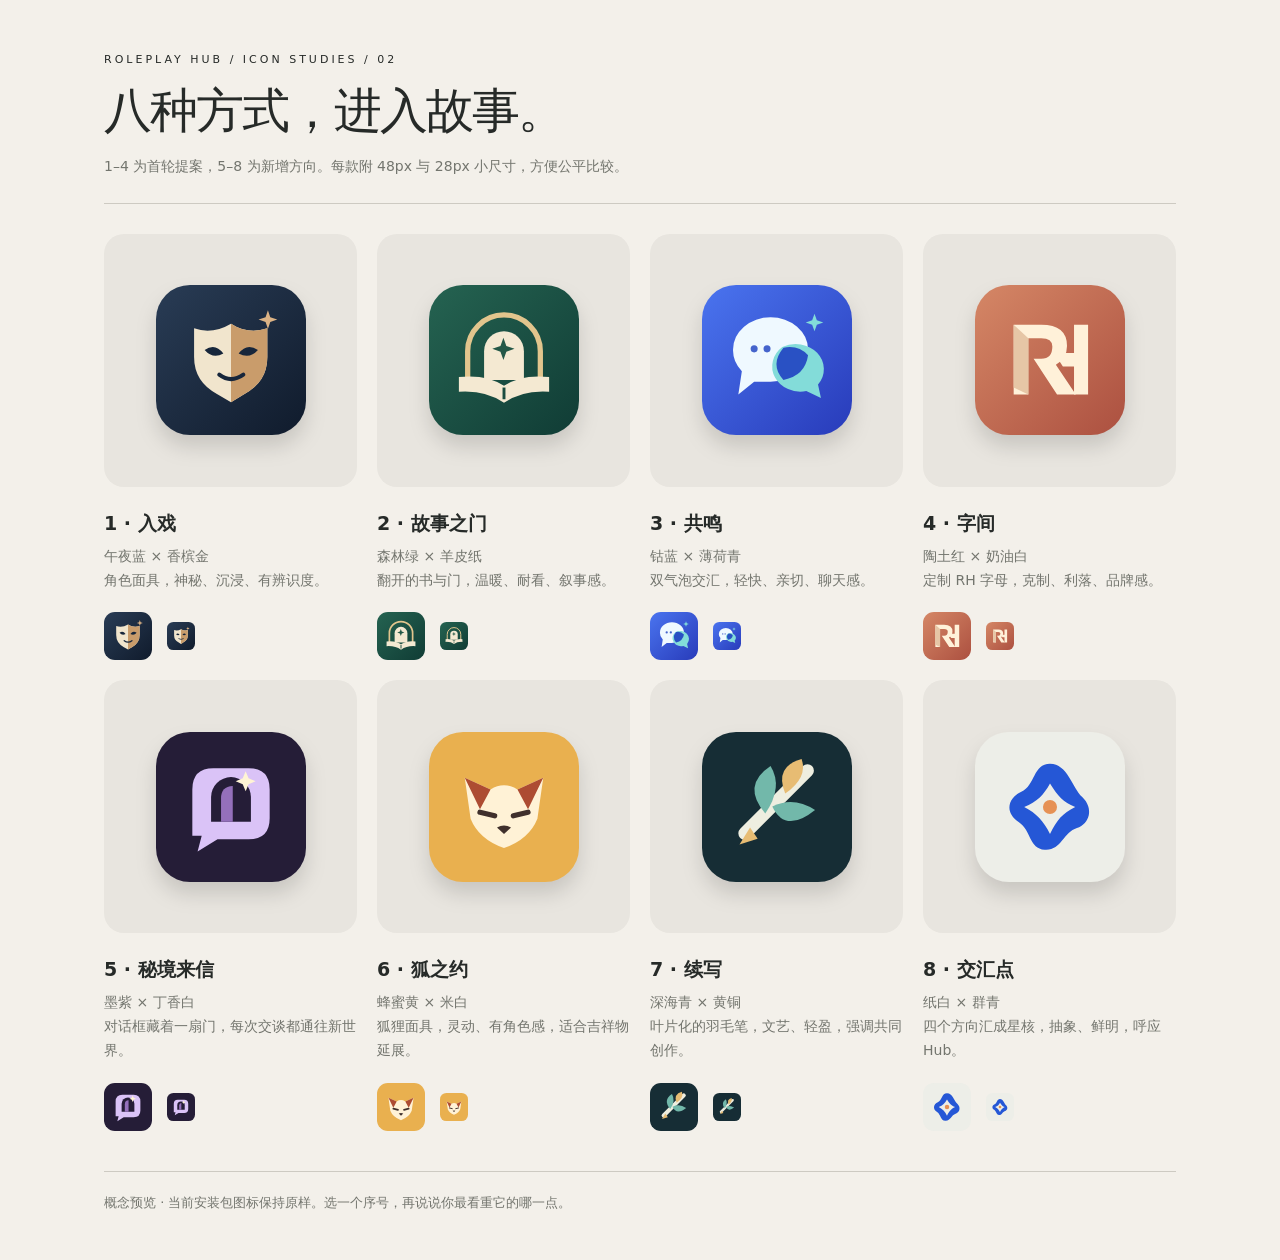
<file: icon-concepts.html>
<!doctype html>
<html lang="zh-CN">
<meta charset="utf-8">
<meta name="viewport" content="width=device-width, initial-scale=1">
<title>Roleplay Hub · 图标提案</title>
<style>
*{box-sizing:border-box}body{margin:0;background:#f3f0ea;color:#262a28;font-family:system-ui,sans-serif}main{max-width:1120px;margin:auto;padding:48px 24px}header{border-bottom:1px solid #cdcac2;padding-bottom:24px;margin-bottom:30px}small{letter-spacing:3px;font-size:11px}h1{font-size:clamp(28px,5vw,48px);font-weight:550;letter-spacing:-2px;margin:12px 0}header p{color:#73756e}section{display:grid;grid-template-columns:repeat(4,1fr);gap:20px}article{min-width:0}figure{margin:0;background:#e8e5df;border-radius:20px;padding:32px 24px;display:grid;place-items:center;aspect-ratio:1}svg.icon{width:100%;max-width:200px;filter:drop-shadow(0 12px 10px #0002)}h2{font-size:19px;margin:24px 0 8px}p{font-size:14px;line-height:1.7;color:#73756e;margin:0}.sizes{display:flex;align-items:center;gap:15px;margin-top:20px}.sizes svg{width:48px;height:48px}.sizes svg:last-child{width:28px;height:28px}footer{margin-top:40px;border-top:1px solid #cdcac2;padding-top:22px;color:#73756e;font-size:13px}.defs{position:absolute;width:0;height:0;overflow:hidden}@media(max-width:850px){section{grid-template-columns:repeat(2,1fr)}}@media(max-width:420px){main{padding:28px 16px}section{gap:14px}figure{padding:20px 14px}h2{font-size:17px}}
</style>
<svg class="defs" xmlns="http://www.w3.org/2000/svg"><defs>
<linearGradient id="navy" x2="1" y2="1"><stop stop-color="#293c55"/><stop offset="1" stop-color="#101b2c"/></linearGradient>
<linearGradient id="green" x2="1" y2="1"><stop stop-color="#256351"/><stop offset="1" stop-color="#103c35"/></linearGradient>
<linearGradient id="blue" x2="1" y2="1"><stop stop-color="#4a74ef"/><stop offset="1" stop-color="#283bba"/></linearGradient>
<linearGradient id="rust" x2="1" y2="1"><stop stop-color="#d58766"/><stop offset="1" stop-color="#ac5040"/></linearGradient>
<symbol id="a" viewBox="0 0 256 256"><rect width="256" height="256" rx="58" fill="url(#navy)"/><path d="M65 74Q96 85 128 66Q157 85 190 74V123Q190 165 151 186L128 200L104 186Q65 165 65 123Z" fill="#f1e5cd"/><path d="M128 66Q157 85 190 74V123Q190 165 151 186L128 200Z" fill="#c99c6b"/><path d="M83 111Q101 98 115 117Q97 127 83 111M141 117Q155 98 174 111Q160 127 141 117" fill="#17263b"/><path d="M108 153Q128 168 149 153" fill="none" stroke="#17263b" stroke-width="7" stroke-linecap="round"/><path d="M191 43L195 55L207 59L195 63L191 75L187 63L175 59L187 55Z" fill="#dcb385"/></symbol>
<symbol id="b" viewBox="0 0 256 256"><rect width="256" height="256" rx="58" fill="url(#green)"/><path d="M66 178V113A62 62 0 0 1 190 113V178" fill="none" stroke="#e2c58d" stroke-width="9"/><path d="M94 162V113A34 34 0 0 1 162 113V162" fill="#f4e9d2"/><path d="M128 172Q98 152 51 157V182Q97 179 128 201Q159 179 205 182V157Q158 152 128 172" fill="#f4e9d2"/><path d="M128 175V195" stroke="#1b4d40" stroke-width="5"/><path d="M127 90L132 104L146 109L132 114L127 128L122 114L108 109L122 104Z" fill="#245847"/></symbol>
<symbol id="c" viewBox="0 0 256 256"><rect width="256" height="256" rx="58" fill="url(#blue)"/><path d="M53 110A64 55 0 0 1 181 110A64 55 0 0 1 117 165H89L62 187L68 147A64 55 0 0 1 53 110" fill="#eff9ff"/><path d="M137 106A48 43 0 0 1 198 170L203 193L178 181A48 43 0 0 1 137 106" fill="#83dcd9"/><path d="M139 107Q165 102 181 120Q176 155 139 162Q115 136 139 107" fill="#2951c4"/><circle cx="89" cy="109" r="6" fill="#4564cc"/><circle cx="111" cy="109" r="6" fill="#4564cc"/><path d="M192 49L196 60L207 64L196 68L192 79L188 68L177 64L188 60Z" fill="#83dcd9"/></symbol>
<symbol id="d" viewBox="0 0 256 256"><rect width="256" height="256" rx="58" fill="url(#rust)"/><path d="M66 187V68H113Q157 68 157 104Q157 126 138 136L172 187H140L100 126H113Q132 126 132 105Q132 91 113 91H91V187Z" fill="#fff1d9"/><path d="M169 68H193V187H169V139H150L135 116H169Z" fill="#fff1d9"/><path d="M66 68L91 91V187L66 175Z" fill="#e6c6a6"/></symbol>
<symbol id="e" viewBox="0 0 256 256"><rect width="256" height="256" rx="58" fill="#251d37"/><path d="M62 177V98Q62 62 98 62H158Q194 62 194 98V147Q194 183 158 183H105L71 204L78 177Z" fill="#dac3f7"/><path d="M94 153V111A34 34 0 0 1 162 111V153Z" fill="#251d37"/><path d="M111 153V113Q111 93 131 92V153Z" fill="#9470bb"/><path d="M153 67L158 79L170 84L158 89L153 101L148 89L136 84L148 79Z" fill="#fff4d5"/></symbol>
<symbol id="f" viewBox="0 0 256 256"><rect width="256" height="256" rx="58" fill="#e9b04f"/><path d="M61 78L105 98Q128 84 151 98L195 78L185 148Q171 183 128 198Q85 183 71 148Z" fill="#fff2d6"/><path d="M61 78L105 98L87 132ZM195 78L151 98L169 132Z" fill="#ad4c32"/><path d="M87 137L112 143M144 143L169 137" stroke="#40302c" stroke-width="9" stroke-linecap="round"/><path d="M116 163Q128 156 140 163L128 174Z" fill="#40302c"/></symbol>
<symbol id="g" viewBox="0 0 256 256"><rect width="256" height="256" rx="58" fill="#162d35"/><path d="M73 173L180 66" stroke="#eeeee0" stroke-width="22" stroke-linecap="round"/><path d="M82 163L64 192L95 182Z" fill="#e7bc73"/><path d="M108 139Q67 91 117 58Q139 94 108 139Z" fill="#72b8aa"/><path d="M120 127Q142 174 193 133Q156 109 120 127Z" fill="#72b8aa"/><path d="M142 105Q123 59 170 46Q181 78 142 105Z" fill="#e7bc73"/></symbol>
<symbol id="h" viewBox="0 0 256 256"><rect width="256" height="256" rx="58" fill="#edeee8"/><path d="M128 54C158 54 166 95 183 111C203 130 196 157 174 164C151 171 147 203 119 201C92 199 96 168 75 154C49 137 57 112 79 102C103 91 99 54 128 54Z" fill="#2557d6"/><path d="M128 88C142 110 150 120 171 128C149 139 140 150 128 174C117 152 105 139 84 128C106 119 117 108 128 88Z" fill="#edeee8"/><circle cx="128" cy="128" r="12" fill="#e69155"/></symbol>
</defs></svg>
<main><header><small>ROLEPLAY HUB / ICON STUDIES / 02</small><h1>八种方式，进入故事。</h1><p>1–4 为首轮提案，5–8 为新增方向。每款附 48px 与 28px 小尺寸，方便公平比较。</p></header><section>
<article><figure><svg class="icon" role="img" aria-label="深蓝金色角色面具"><use href="#a"/></svg></figure><h2>A · 入戏</h2><p>午夜蓝 × 香槟金<br>角色面具，神秘、沉浸、有辨识度。</p><div class="sizes"><svg><use href="#a"/></svg><svg><use href="#a"/></svg></div></article>
<article><figure><svg class="icon" role="img" aria-label="森林绿书页之门"><use href="#b"/></svg></figure><h2>B · 故事之门</h2><p>森林绿 × 羊皮纸<br>翻开的书与门，温暖、耐看、叙事感。</p><div class="sizes"><svg><use href="#b"/></svg><svg><use href="#b"/></svg></div></article>
<article><figure><svg class="icon" role="img" aria-label="蓝色双重对话气泡"><use href="#c"/></svg></figure><h2>C · 共鸣</h2><p>钴蓝 × 薄荷青<br>双气泡交汇，轻快、亲切、聊天感。</p><div class="sizes"><svg><use href="#c"/></svg><svg><use href="#c"/></svg></div></article>
<article><figure><svg class="icon" role="img" aria-label="陶土色 RH 字母标志"><use href="#d"/></svg></figure><h2>D · 字间</h2><p>陶土红 × 奶油白<br>定制 RH 字母，克制、利落、品牌感。</p><div class="sizes"><svg><use href="#d"/></svg><svg><use href="#d"/></svg></div></article>
<article><figure><svg class="icon" role="img" aria-label="紫色对话框中的故事入口"><use href="#e"/></svg></figure><h2>5 · 秘境来信</h2><p>墨紫 × 丁香白<br>对话框藏着一扇门，每次交谈都通往新世界。</p><div class="sizes"><svg><use href="#e"/></svg><svg><use href="#e"/></svg></div></article>
<article><figure><svg class="icon" role="img" aria-label="蜂蜜色狐狸面具"><use href="#f"/></svg></figure><h2>6 · 狐之约</h2><p>蜂蜜黄 × 米白<br>狐狸面具，灵动、有角色感，适合吉祥物延展。</p><div class="sizes"><svg><use href="#f"/></svg><svg><use href="#f"/></svg></div></article>
<article><figure><svg class="icon" role="img" aria-label="深青色羽毛笔"><use href="#g"/></svg></figure><h2>7 · 续写</h2><p>深海青 × 黄铜<br>叶片化的羽毛笔，文艺、轻盈，强调共同创作。</p><div class="sizes"><svg><use href="#g"/></svg><svg><use href="#g"/></svg></div></article>
<article><figure><svg class="icon" role="img" aria-label="米白底蓝色四瓣星核"><use href="#h"/></svg></figure><h2>8 · 交汇点</h2><p>纸白 × 群青<br>四个方向汇成星核，抽象、鲜明，呼应 Hub。</p><div class="sizes"><svg><use href="#h"/></svg><svg><use href="#h"/></svg></div></article>
</section><footer>概念预览 · 当前安装包图标保持原样。选一个序号，再说说你最看重它的哪一点。</footer></main>
<script>document.querySelectorAll('h2').forEach((heading,index)=>{heading.textContent=heading.textContent.replace(/^[A-D]/,String(index+1))});</script>
</html>
</file>
